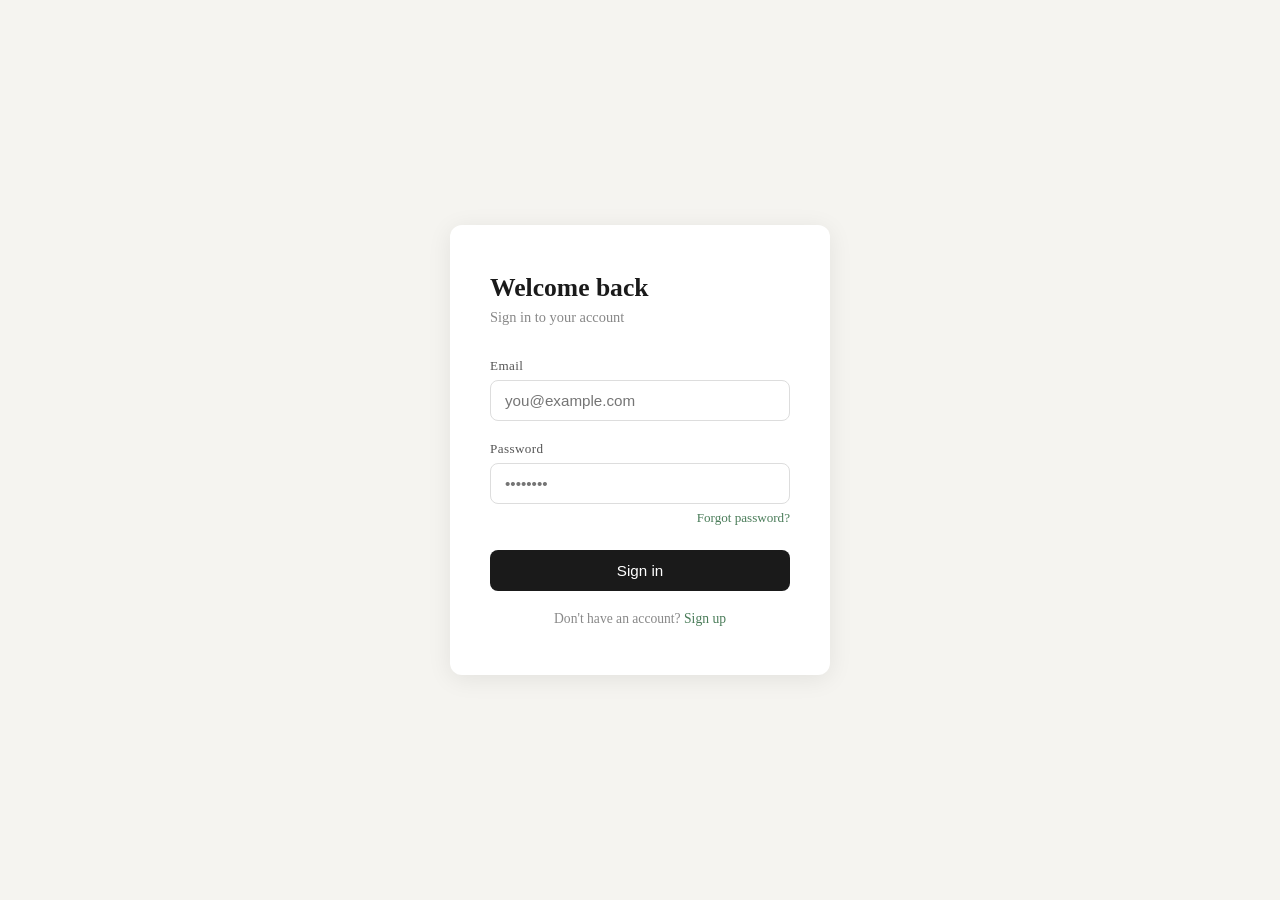
<file: login.html>
<!DOCTYPE html>
<html lang="en">
<head>
  <meta charset="UTF-8" />
  <meta name="viewport" content="width=device-width, initial-scale=1.0"/>
  <title>Login</title>
  <style>
    * {
      margin: 0;
      padding: 0;
      box-sizing: border-box;
    }
 
    body {
      font-family: Georgia, serif;
      background: #f5f4f0;
      display: flex;
      align-items: center;
      justify-content: center;
      min-height: 100vh;
    }
 
    .card {
      background: #fff;
      padding: 48px 40px;
      border-radius: 12px;
      width: 100%;
      max-width: 380px;
      box-shadow: 0 4px 24px rgba(0, 0, 0, 0.08);
    }
 
    h1 {
      font-size: 1.6rem;
      color: #1a1a1a;
      margin-bottom: 6px;
    }
 
    .subtitle {
      color: #888;
      font-size: 0.9rem;
      margin-bottom: 32px;
    }
 
    label {
      display: block;
      font-size: 0.82rem;
      color: #555;
      margin-bottom: 6px;
      letter-spacing: 0.03em;
    }
 
    input {
      width: 100%;
      padding: 11px 14px;
      border: 1.5px solid #ddd;
      border-radius: 8px;
      font-size: 0.95rem;
      color: #1a1a1a;
      outline: none;
      transition: border-color 0.2s;
      margin-bottom: 20px;
    }
 
    input:focus {
      border-color: #4a7c59;
    }
 
    .forgot {
      display: block;
      text-align: right;
      font-size: 0.82rem;
      color: #4a7c59;
      text-decoration: none;
      margin-top: -14px;
      margin-bottom: 24px;
    }
 
    .forgot:hover {
      text-decoration: underline;
    }
 
    button {
      width: 100%;
      padding: 12px;
      background: #1a1a1a;
      color: #fff;
      border: none;
      border-radius: 8px;
      font-size: 0.95rem;
      cursor: pointer;
      transition: background 0.2s;
    }
 
    button:hover {
      background: #333;
    }
 
    .signup {
      text-align: center;
      margin-top: 20px;
      font-size: 0.85rem;
      color: #888;
    }
 
    .signup a {
      color: #4a7c59;
      text-decoration: none;
    }
 
    .signup a:hover {
      text-decoration: underline;
    }
    
    button a{
        color: white;
        text-decoration: none;
    }
  </style>
</head>
<body>
 
  <div class="card">
    <h1>Welcome back</h1>
    <p class="subtitle">Sign in to your account</p>
 
    <label for="email">Email</label>
    <input type="email" id="email" placeholder="you@example.com" />
 
    <label for="password">Password</label>
    <input type="password" id="password" placeholder="••••••••" />
 
    <a href="#" class="forgot">Forgot password?</a>
 
    <button type="button"><a href="index.html">Sign in</a></button>
 
    <p class="signup">Don't have an account? <a href="#">Sign up</a></p>
  </div>
 
</body>
</html>
</file>
